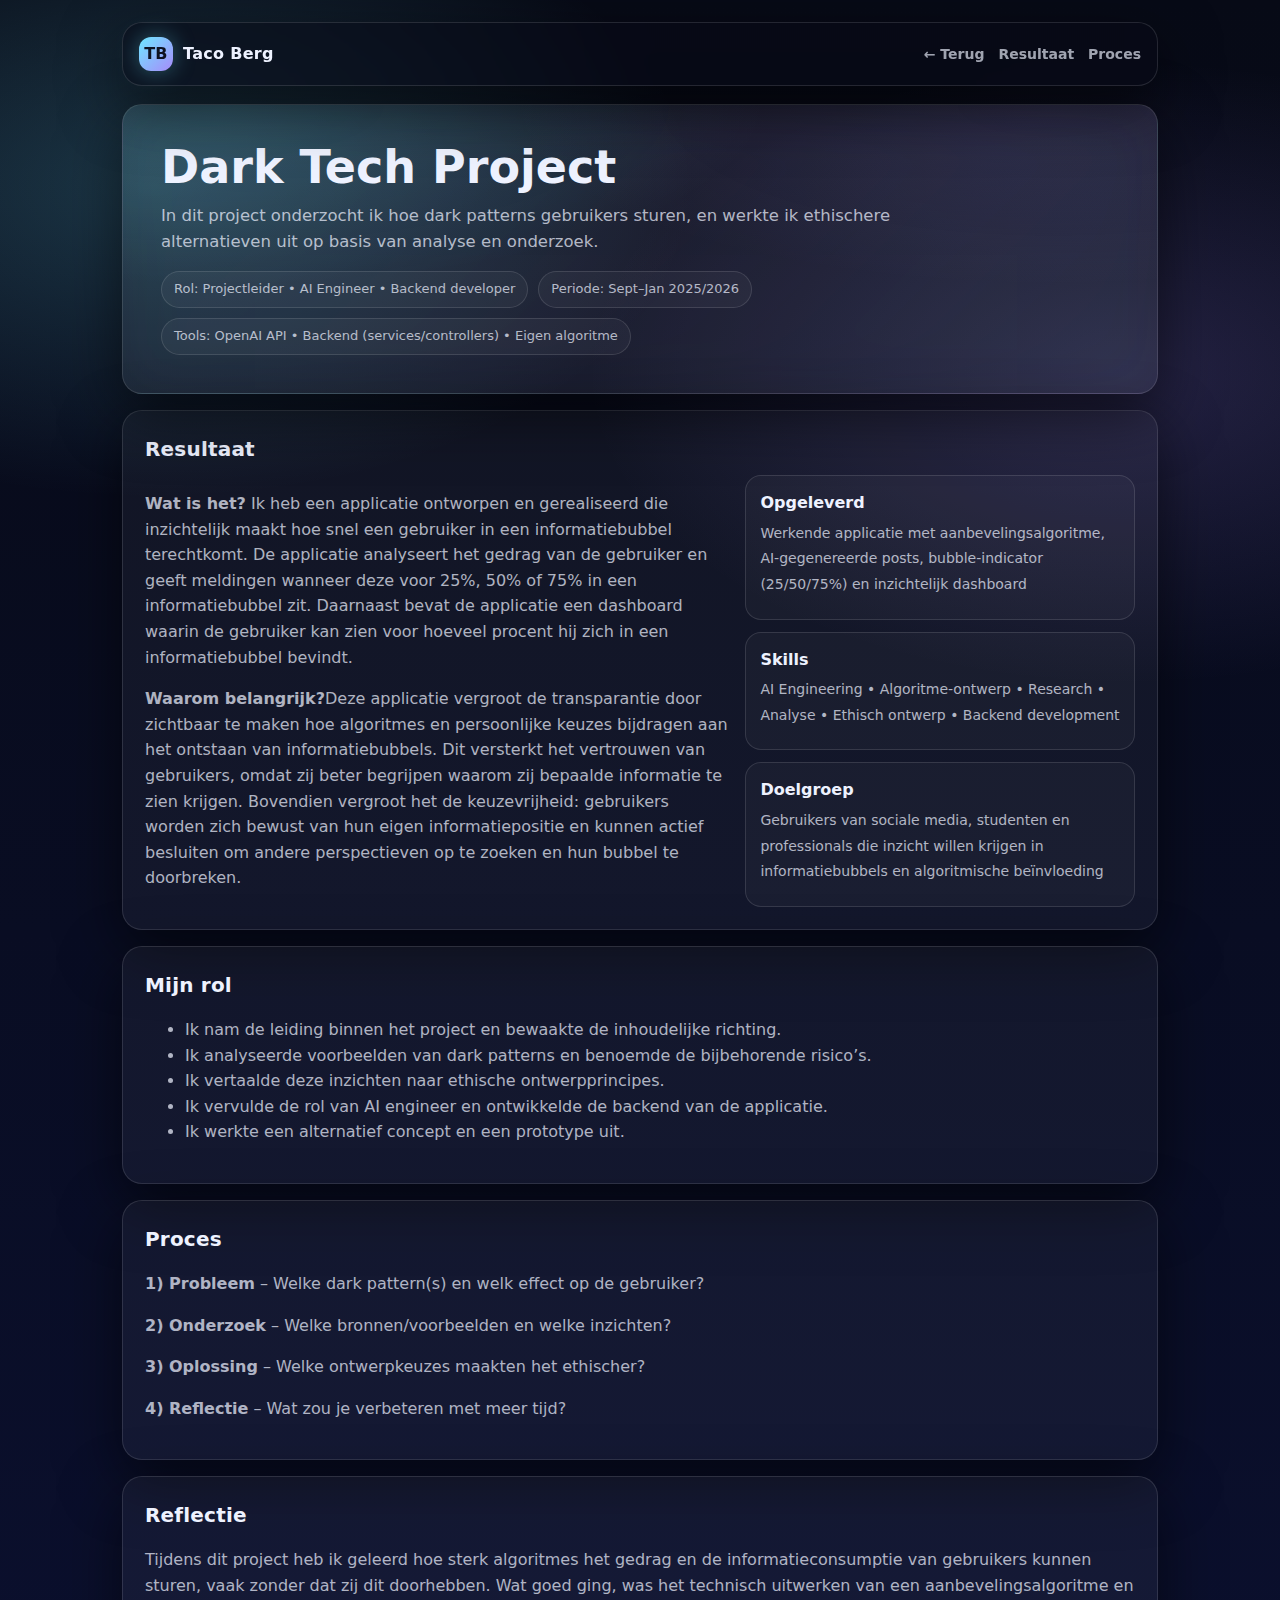
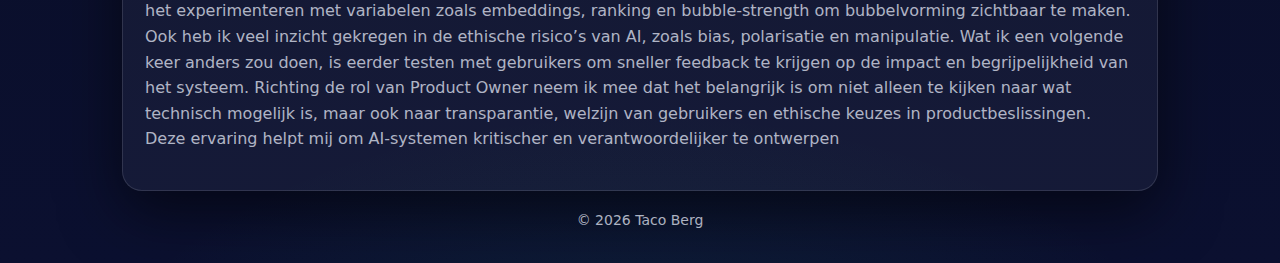
<file: dark-tech.html>
<!doctype html>
<html lang="nl">
<head>
  <meta charset="utf-8" />
  <meta name="viewport" content="width=device-width, initial-scale=1" />
  <title>Dark Tech Project – Taco Berg</title>
  <link rel="stylesheet" href="styles.css" />
</head>
<body>
  <div class="container">

    <header class="nav">
      <a class="brand" href="index.html">
        <span class="logo">TB</span>
        <span>Taco Berg</span>
      </a>
      <nav class="navlinks">
        <a href="index.html#projecten">← Terug</a>
        <a href="#resultaat">Resultaat</a>
        <a href="#proces">Proces</a>
      </nav>
    </header>

    <section class="hero">
      <div class="hero-inner">
        <h1>Dark Tech Project</h1>
        <p>
          In dit project onderzocht ik hoe dark patterns gebruikers sturen, en werkte ik ethischere alternatieven uit
          op basis van analyse en onderzoek.
        </p>
        <div class="pills">
           <span class="pill">Rol: Projectleider • AI Engineer • Backend developer</span>
           <span class="pill">Periode: Sept–Jan 2025/2026</span>
           <span class="pill">Tools: OpenAI API • Backend (services/controllers) • Eigen algoritme</span>
        </div>
      </div>
    </section>

    <section id="resultaat" class="section">
      <h2>Resultaat</h2>
      <div class="split">
        <div>
          <p>
            <b>Wat is het?</b> Ik heb een applicatie ontworpen en gerealiseerd die inzichtelijk maakt hoe snel een gebruiker in een informatiebubbel terechtkomt. De applicatie analyseert het gedrag van de gebruiker en geeft meldingen wanneer deze voor 25%, 50% of 75% in een informatiebubbel zit. Daarnaast bevat de applicatie een dashboard waarin de gebruiker kan zien voor hoeveel procent hij zich in een informatiebubbel bevindt.
          </p>
          <p>
            <b>Waarom belangrijk?</b>Deze applicatie vergroot de transparantie door zichtbaar te maken hoe algoritmes en persoonlijke keuzes bijdragen aan het ontstaan van informatiebubbels. Dit versterkt het vertrouwen van gebruikers, omdat zij beter begrijpen waarom zij bepaalde informatie te zien krijgen. Bovendien vergroot het de keuzevrijheid: gebruikers worden zich bewust van hun eigen informatiepositie en kunnen actief besluiten om andere perspectieven op te zoeken en hun bubbel te doorbreken.
          </p>
        </div>
        <div class="kpis">
          <div class="kpi">
                <b>Opgeleverd</b>
                <span>Werkende applicatie met aanbevelingsalgoritme, AI-gegenereerde posts, bubble-indicator (25/50/75%) en inzichtelijk dashboard</span>
              </div>
              
              <div class="kpi">
                <b>Skills</b>
                <span>AI Engineering • Algoritme-ontwerp • Research • Analyse • Ethisch ontwerp • Backend development</span>
              </div>
              
              <div class="kpi">
                <b>Doelgroep</b>
                <span>Gebruikers van sociale media, studenten en professionals die inzicht willen krijgen in informatiebubbels en algoritmische beïnvloeding</span>
              </div>
        </div>
      </div>
    </section>

    <section class="section">
      <h2>Mijn rol</h2>
      <ul>
        <li>Ik nam de leiding binnen het project en bewaakte de inhoudelijke richting.</li>
        <li>Ik analyseerde voorbeelden van dark patterns en benoemde de bijbehorende risico’s.</li>
        <li>Ik vertaalde deze inzichten naar ethische ontwerpprincipes.</li>
        <li>Ik vervulde de rol van AI engineer en ontwikkelde de backend van de applicatie.</li>
        <li>Ik werkte een alternatief concept en een prototype uit.</li>
      </ul>
    </section>

    <section id="proces" class="section">
      <h2>Proces</h2>
      <p><b>1) Probleem</b> – Welke dark pattern(s) en welk effect op de gebruiker?</p>
      <p><b>2) Onderzoek</b> – Welke bronnen/voorbeelden en welke inzichten?</p>
      <p><b>3) Oplossing</b> – Welke ontwerpkeuzes maakten het ethischer?</p>
      <p><b>4) Reflectie</b> – Wat zou je verbeteren met meer tijd?</p>
    </section>

    <section class="section">
      <h2>Reflectie</h2>
      <p>
Tijdens dit project heb ik geleerd hoe sterk algoritmes het gedrag en de informatieconsumptie van gebruikers kunnen sturen, vaak zonder dat zij dit doorhebben. Wat goed ging, was het technisch uitwerken van een aanbevelingsalgoritme en het experimenteren met variabelen zoals embeddings, ranking en bubble-strength om bubbelvorming zichtbaar te maken. Ook heb ik veel inzicht gekregen in de ethische risico’s van AI, zoals bias, polarisatie en manipulatie. Wat ik een volgende keer anders zou doen, is eerder testen met gebruikers om sneller feedback te krijgen op de impact en begrijpelijkheid van het systeem. Richting de rol van Product Owner neem ik mee dat het belangrijk is om niet alleen te kijken naar wat technisch mogelijk is, maar ook naar transparantie, welzijn van gebruikers en ethische keuzes in productbeslissingen. Deze ervaring helpt mij om AI-systemen kritischer en verantwoordelijker te ontwerpen      </p>
    </section>

    <div class="footer">© <span id="year"></span> Taco Berg</div>
  </div>

  <script>
    document.getElementById("year").textContent = new Date().getFullYear();
  </script>
</body>
</html>
</file>
<file: styles.css>
:root{
  --bg0:#070A16;
  --bg1:#0B1030;
  --panel: rgba(255,255,255,.06);
  --panel2: rgba(255,255,255,.045);
  --border: rgba(255,255,255,.12);
  --text:#EEF2FF;
  --muted: rgba(238,242,255,.72);

  --accent:#6EE7FF;     /* cyaan */
  --accent2:#A78BFA;    /* paars */
  --accent3:#34D399;    /* groen */
  --shadow: 0 20px 60px rgba(0,0,0,.55);
  --radius: 20px;
  --max: 1080px;
}

*{ box-sizing:border-box; }
html,body{ margin:0; padding:0; }
body{
  font-family: ui-sans-serif, system-ui, -apple-system, Segoe UI, Roboto, Helvetica, Arial;
  color: var(--text);
  line-height: 1.6;
  background:
    radial-gradient(900px 520px at 12% 10%, rgba(110,231,255,.20), transparent 60%),
    radial-gradient(900px 520px at 88% 20%, rgba(167,139,250,.18), transparent 60%),
    radial-gradient(900px 520px at 50% 110%, rgba(52,211,153,.10), transparent 65%),
    linear-gradient(180deg, var(--bg0), var(--bg1));
}

a{ color:inherit; text-decoration:none; }
a:hover{ text-decoration:underline; }

.container{
  max-width: var(--max);
  margin: 0 auto;
  padding: 22px;
}

/* NAV */
.nav{
  position: sticky;
  top: 16px;
  z-index: 50;
  display:flex;
  align-items:center;
  justify-content:space-between;
  gap: 14px;

  padding: 14px 16px;
  border: 1px solid var(--border);
  border-radius: var(--radius);
  background: rgba(8,10,22,.55);
  backdrop-filter: blur(12px);
  box-shadow: var(--shadow);
}

.brand{
  display:flex; align-items:center; gap:10px;
  font-weight: 800;
  letter-spacing: .3px;
}
.logo{
  width: 34px; height: 34px;
  border-radius: 12px;
  background: linear-gradient(135deg, var(--accent), var(--accent2));
  box-shadow: 0 0 22px rgba(110,231,255,.35);
  display:grid; place-items:center;
  font-weight: 900;
  color: rgba(7,10,22,.95);
}

.navlinks{
  display:flex; flex-wrap:wrap; gap: 14px;
  font-size: 14px; font-weight: 700;
  color: var(--muted);
}
.navlinks a{ opacity:.92; }
.navlinks a:hover{ opacity:1; text-decoration:none; }

/* HERO */
.hero{
  margin-top: 18px;
  padding: 38px;
  border: 1px solid var(--border);
  border-radius: var(--radius);
  background:
    radial-gradient(900px 300px at 10% 0%, rgba(110,231,255,.14), transparent 60%),
    radial-gradient(900px 300px at 90% 0%, rgba(167,139,250,.12), transparent 60%),
    var(--panel);
  box-shadow: var(--shadow);
  overflow:hidden;
  position: relative;
}
.hero::after{
  content:"";
  position:absolute; inset:-2px;
  background: linear-gradient(135deg, rgba(110,231,255,.08), rgba(167,139,250,.08), rgba(52,211,153,.06));
  filter: blur(28px);
  opacity:.55;
  pointer-events:none;
}
.hero-inner{ position:relative; z-index:1; }

.hero h1{
  margin:0 0 10px;
  font-size: 46px;
  line-height: 1.08;
}
.hero p{
  margin:0;
  max-width: 72ch;
  color: var(--muted);
  font-size: 16.5px;
}

.hero-cta{
  display:flex;
  gap: 12px;
  flex-wrap:wrap;
  margin-top: 18px;
}

.btn{
  display:inline-flex;
  align-items:center;
  gap: 10px;
  padding: 11px 16px;
  border-radius: 14px;
  font-weight: 800;
  border: 1px solid rgba(110,231,255,.35);
  background: rgba(110,231,255,.12);
}
.btn:hover{ background: rgba(110,231,255,.18); text-decoration:none; }

.btn.secondary{
  border: 1px solid rgba(255,255,255,.16);
  background: rgba(255,255,255,.06);
}
.btn.secondary:hover{ background: rgba(255,255,255,.10); }

.pills{
  margin-top: 16px;
  display:flex; flex-wrap:wrap; gap:10px;
}
.pill{
  padding: 7px 12px;
  border-radius: 999px;
  border: 1px solid var(--border);
  background: rgba(255,255,255,.04);
  color: var(--muted);
  font-size: 13px;
}

/* SECTIONS */
.section{
  margin-top: 16px;
  padding: 22px;
  border: 1px solid var(--border);
  border-radius: var(--radius);
  background: var(--panel2);
  box-shadow: var(--shadow);
}
.section h2{
  margin:0 0 10px;
  font-size: 20px;
  letter-spacing: .2px;
}
.section p, .section li{ color: var(--muted); }

/* GRID + CARDS */
.grid{
  display:grid;
  grid-template-columns: repeat(12, 1fr);
  gap: 16px;
}

.card{
  grid-column: span 6;
  border: 1px solid var(--border);
  border-radius: var(--radius);
  overflow:hidden;
  background: rgba(255,255,255,.04);
  box-shadow: var(--shadow);
  transition: transform .18s ease, border-color .18s ease;
}
.card:hover{
  transform: translateY(-4px);
  border-color: rgba(110,231,255,.40);
}

.cover{
  height: 220px;
  position: relative;
  background:
    linear-gradient(135deg, rgba(110,231,255,.26), rgba(167,139,250,.22)),
    radial-gradient(700px 260px at 30% 10%, rgba(255,255,255,.12), transparent 65%),
    rgba(255,255,255,.03);
}
.cover img{
  width:100%; height:100%; object-fit: cover;
  opacity:.88;
  mix-blend-mode: screen;
}
.cover::after{
  content:"";
  position:absolute; inset:0;
  background: linear-gradient(180deg, rgba(7,10,22,.05), rgba(7,10,22,.75));
}
.badge{
  position:absolute;
  left: 14px; top: 14px;
  z-index:2;
  padding: 7px 10px;
  border-radius: 999px;
  border: 1px solid rgba(255,255,255,.18);
  background: rgba(7,10,22,.45);
  backdrop-filter: blur(10px);
  font-size: 12px;
  font-weight: 800;
  color: rgba(238,242,255,.85);
}

.card .content{ padding: 18px; }
.card h3{ margin:0 0 8px; font-size: 18px; }
.card p{ margin:0 0 12px; color: var(--muted); }

.tags{ display:flex; gap:8px; flex-wrap:wrap; }
.tag{
  font-size: 12px;
  padding: 6px 10px;
  border-radius: 999px;
  border: 1px solid rgba(255,255,255,.14);
  color: rgba(238,242,255,.72);
  background: rgba(255,255,255,.03);
}

/* SPLIT */
.split{
  display:grid;
  grid-template-columns: 1.2fr .8fr;
  gap: 16px;
}
.kpis{
  display:grid;
  gap: 12px;
}
.kpi{
  border: 1px solid rgba(255,255,255,.12);
  border-radius: 16px;
  padding: 14px;
  background: rgba(255,255,255,.03);
}
.kpi b{ display:block; margin-bottom: 4px; }
.kpi span{ color: var(--muted); font-size: 14px; }

.footer{
  margin: 18px 0 10px;
  text-align:center;
  color: var(--muted);
  font-size: 14px;
}

@media (max-width: 920px){
  .hero{ padding: 26px; }
  .hero h1{ font-size: 34px; }
  .card{ grid-column: span 12; }
  .split{ grid-template-columns: 1fr; }
}
</file>
